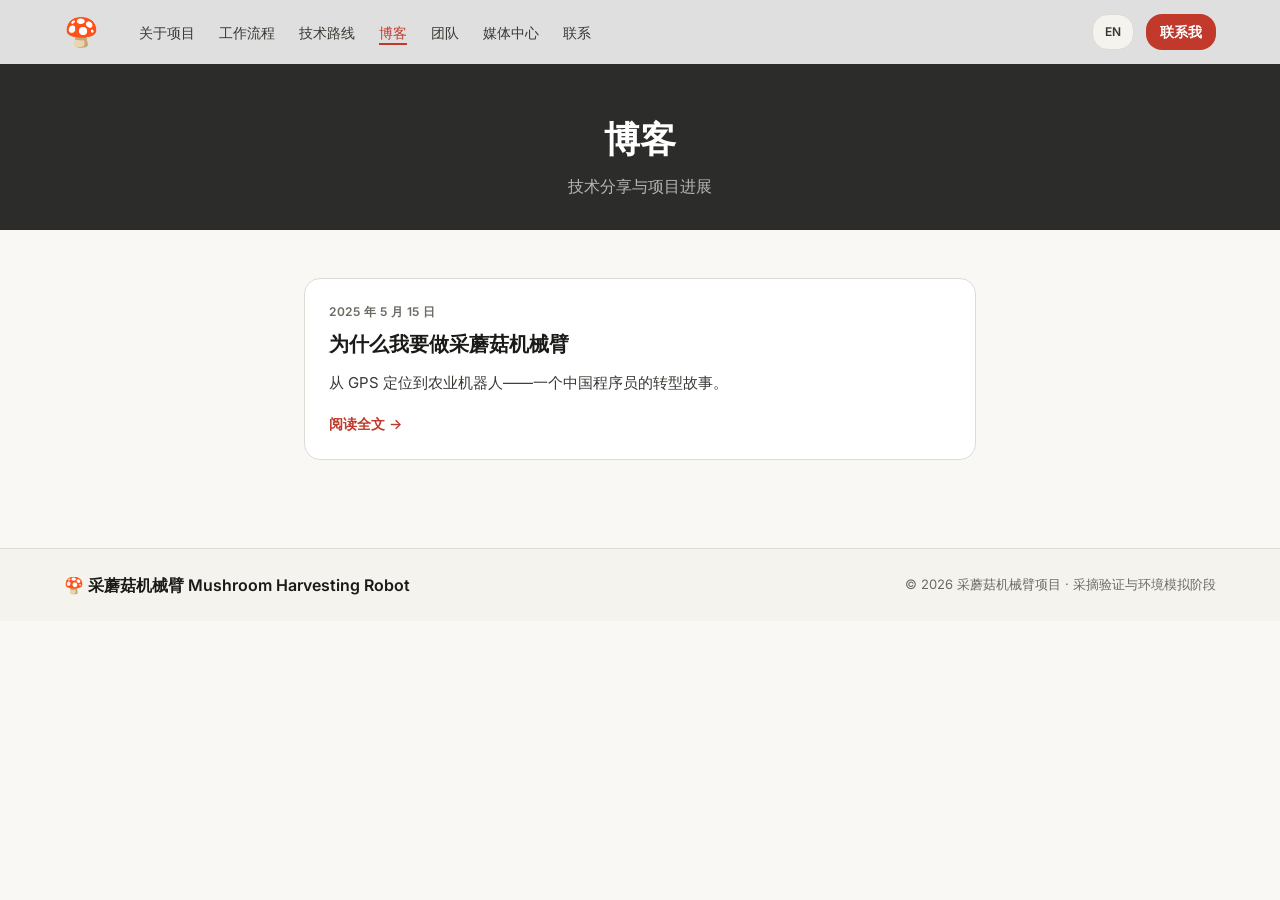
<file: blog/index.html>
<!DOCTYPE html>
<html lang="zh-CN" data-lang="zh">
<head>
  <meta charset="UTF-8">
  <meta name="viewport" content="width=device-width, initial-scale=1.0">
  <meta name="robots" content="index, follow">
  <meta name="keywords" content="采蘑菇机械臂博客, 农业自动化, 机器人技术, ROS2, 蘑菇采摘机器人开发">
  <meta name="theme-color" content="#c0392b">
  <meta name="color-scheme" content="light">
  <title>博客 | 采蘑菇机械臂项目 | Mushroom Harvesting Robot</title>
  <meta name="description" content="采蘑菇机械臂项目的技术博客与进度更新，涵盖ROS2、视觉AI、农业自动化等话题。">
  <meta property="og:locale" content="zh_CN">
  <meta property="og:type" content="website">
  <meta property="og:url" content="https://caelexten.com/blog/">
  <meta property="og:title" content="博客 | 采蘑菇机械臂">
  <meta property="og:description" content="采蘑菇机械臂项目的技术博客与进度更新。">
  <meta property="og:site_name" content="Mushroom Harvesting Robot">
  <meta name="twitter:card" content="summary">
  <link rel="canonical" href="https://caelexten.com/blog/">
  <link rel="alternate" href="https://caelexten.com/blog/" hreflang="zh-CN">
  <link rel="alternate" href="https://caelexten.com/en/blog/" hreflang="en">
  <link rel="preconnect" href="https://fonts.googleapis.com">
  <link rel="preconnect" href="https://fonts.gstatic.com" crossorigin>
  <link href="https://fonts.googleapis.com/css2?family=Inter:wght@400;500;600;700&display=swap" rel="stylesheet">
  <link rel="stylesheet" href="../css/style.css?v=20260510">
  <style>
    .page-header {
      padding: calc(var(--nav-height) + 48px) 0 32px;
      background: var(--color-surface-dark);
      text-align: center;
    }
    .page-header h1 {
      font-size: 36px;
      font-weight: 700;
      color: var(--color-on-dark);
      margin-bottom: 8px;
    }
    .page-header p {
      font-size: 16px;
      color: rgba(255,255,255,0.65);
    }
    .page-body {
      padding: 48px 0 64px;
      background: var(--color-surface-soft);
    }
    .page-body .container {
      max-width: 720px;
    }
    .blog-card {
      background: var(--color-canvas);
      border-radius: var(--rounded-md);
      padding: var(--space-xl);
      margin-bottom: var(--space-xl);
      border: 1px solid var(--color-hairline);
      transition: box-shadow var(--transition-fast);
    }
    .blog-card:hover {
      box-shadow: 0 4px 20px rgba(0,0,0,0.06);
    }
    .blog-card-date {
      font-size: 12px;
      font-weight: 600;
      color: var(--color-mute);
      text-transform: uppercase;
      letter-spacing: 0.5px;
      margin-bottom: var(--space-sm);
    }
    .blog-card-title {
      font-size: 20px;
      font-weight: 700;
      color: var(--color-ink);
      margin-bottom: var(--space-md);
    }
    .blog-card-excerpt {
      font-size: 15px;
      color: var(--color-body);
      line-height: 1.6;
      margin-bottom: var(--space-lg);
    }
    .blog-card-link {
      font-size: 14px;
      font-weight: 600;
      color: var(--color-primary);
    }
    .blog-card-link:hover {
      text-decoration: underline;
    }
    @media (max-width: 768px) {
      .page-header h1 { font-size: 28px; }
      .blog-card { padding: var(--space-lg); }
    }
  </style>
</head>
<body>

  <!-- ===== Nav ===== -->
  <nav class="primary-nav" id="topNav">
    <div class="nav-inner">
      <button class="hamburger" id="hamburgerBtn" aria-label="Menu">
        <span></span><span></span><span></span>
      </button>
      <a class="nav-logo" href="../" data-i18n="nav.logo_alt" data-i18n-attr="aria-label"><span aria-hidden="true">🍄</span></a>
      <ul class="nav-links" id="navLinks">
        <li><a href="../" data-i18n="nav.about">首页</a></li>
        <li><a href="../#workflow" data-i18n="nav.workflow">工作流程</a></li>
        <li><a href="../#techstack" data-i18n="nav.techstack">技术路线</a></li>
        <li><a href="./" class="active" data-i18n="nav.blog">博客</a></li>
        <li><a href="../team/" data-i18n="nav.team">团队</a></li>
        <li><a href="../media/" data-i18n="nav.media">媒体</a></li>
        <li><a href="../#contact" data-i18n="nav.contact">联系</a></li>
      </ul>
      <div class="nav-right">
        <button class="lang-toggle" id="langToggle" aria-label="Switch language">EN</button>
        <a href="../#contact" class="btn btn-primary btn-sm" data-i18n="nav.cta">联系我</a>
      </div>
    </div>
  </nav>

  <main role="main">
    <!-- ===== Page Header ===== -->
    <header class="page-header">
      <div class="container">
        <h1 data-i18n="blog.title">博客</h1>
        <p data-i18n="blog.subtitle">技术分享与项目进展</p>
      </div>
    </header>

    <!-- ===== Post List ===== -->
    <section class="page-body">
      <div class="container">

        <article class="blog-card">
          <header>
            <div class="blog-card-date" data-i18n="blog.post1.date"><time datetime="2025-05-15">2025 年 5 月 15 日</time></div>
            <h2 class="blog-card-title" data-i18n="blog.post1.title">为什么我要做采蘑菇机械臂</h2>
          </header>
          <p class="blog-card-excerpt" data-i18n="blog.post1.excerpt">从 GPS 定位到农业机器人——一个中国程序员的转型故事。</p>
          <a href="./why-mushroom-robot/" class="blog-card-link" data-i18n="blog.read_more">阅读全文 →</a>
        </article>

      </div>
    </section>
  </main>

  <!-- ===== Footer ===== -->
  <footer class="footer">
    <div class="container">
      <div class="footer-inner">
        <div class="footer-brand"><span class="footer-brand-mark" aria-hidden="true">🍄</span> <span data-i18n="footer.brand">采蘑菇机械臂 Mushroom Harvesting Robot</span></div>
        <div class="footer-copy" data-i18n="footer.copy">© 2025 采蘑菇机械臂项目 · 概念演示</div>
      </div>
    </div>
  </footer>

  <script src="../js/translations.js?v=20260515"></script>
  <script src="../js/main.js?v=20260515"></script>
</body>
</html>
</file>
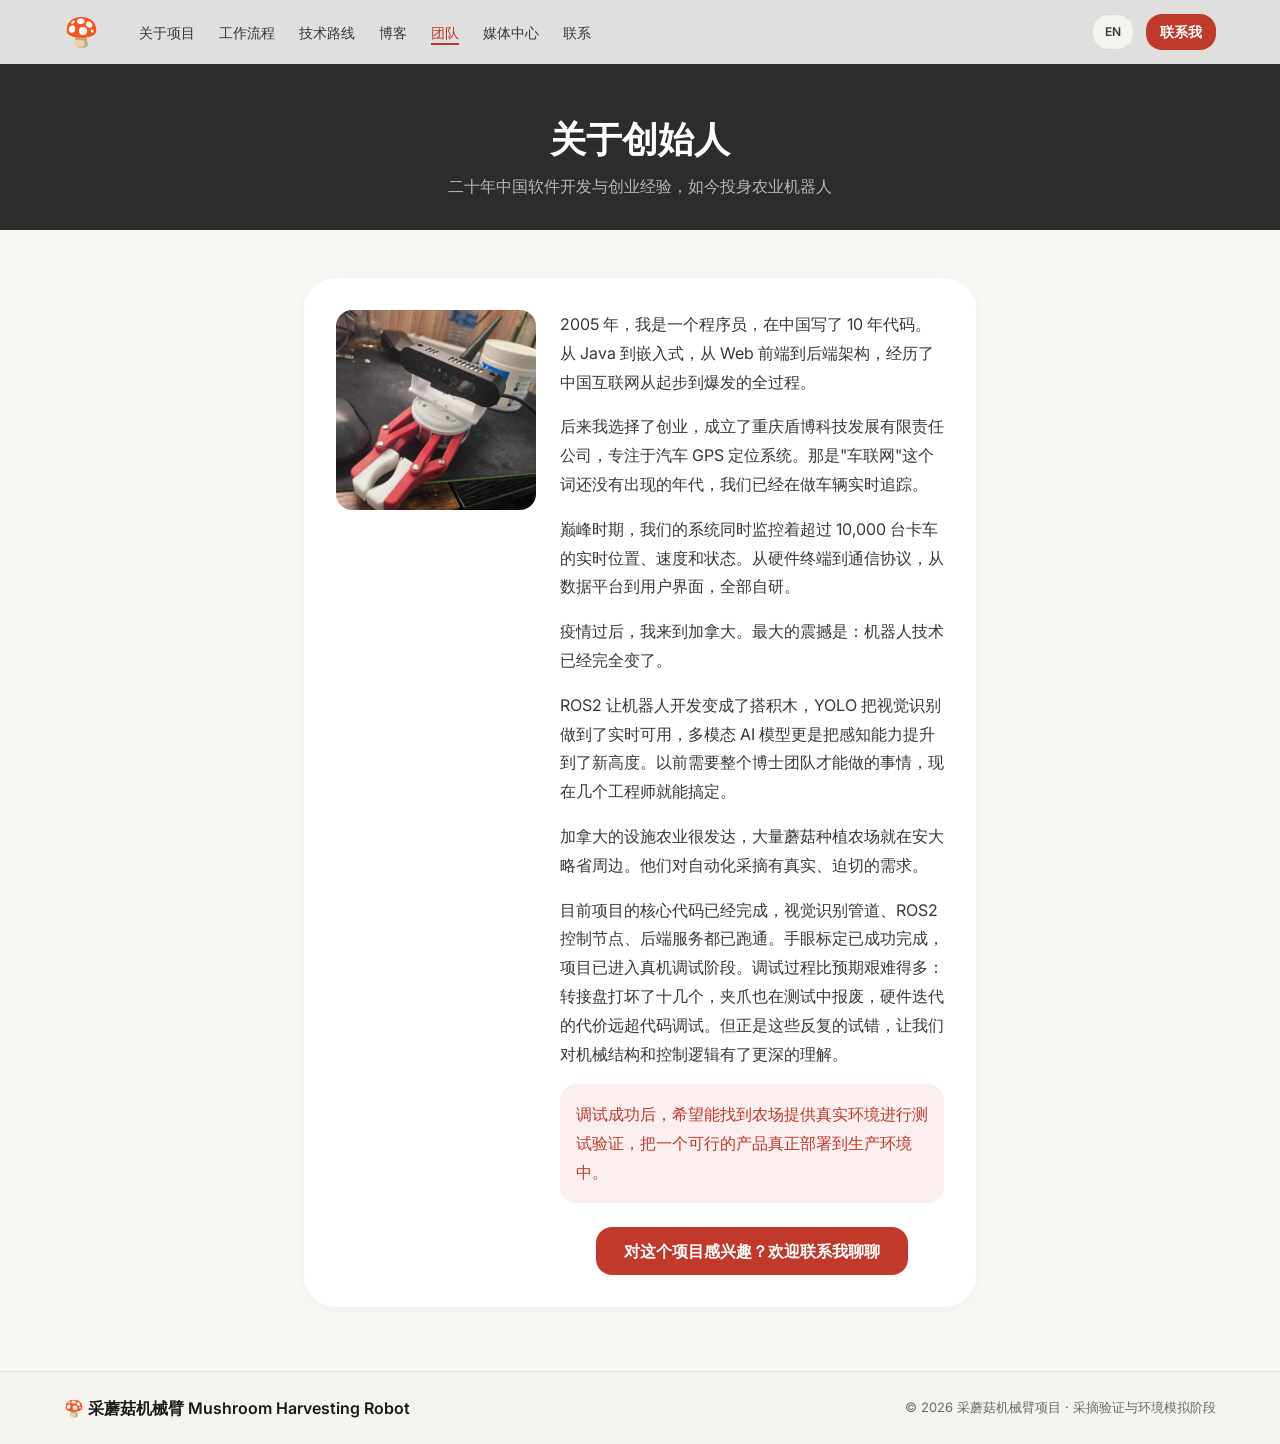
<file: team/index.html>
<!DOCTYPE html>
<html lang="zh-CN" data-lang="zh">
<head>
  <meta charset="UTF-8">
  <meta name="viewport" content="width=device-width, initial-scale=1.0">
  <meta name="robots" content="index, follow">
  <meta name="keywords" content="采蘑菇机械臂, 创始人, 农业机器人团队, 重庆盾博科技, GPS定位系统, 农业自动化">
  <meta name="theme-color" content="#c0392b">
  <meta name="color-scheme" content="light">
  <meta name="apple-mobile-web-app-title" content="采蘑菇机械臂">
  <title>关于创始人 | 采蘑菇机械臂项目团队 | Mushroom Harvesting Robot</title>
  <meta name="description" content="了解采蘑菇机械臂项目创始人的背景：20年中国软件开发与创业经验，从GPS定位到农业机器人的转型故事。">
  <meta property="og:locale" content="zh_CN">
  <meta property="og:type" content="website">
  <meta property="og:url" content="https://caelexten.com/team/">
  <meta property="og:title" content="关于创始人 | 采蘑菇机械臂">
  <meta property="og:description" content="了解采蘑菇机械臂项目创始人的背景：从GPS定位到农业机器人的转型故事。">
  <meta property="og:site_name" content="Mushroom Harvesting Robot">
  <meta name="twitter:card" content="summary">
  <meta name="twitter:title" content="关于创始人 | 采蘑菇机械臂">
  <meta name="twitter:description" content="了解采蘑菇机械臂项目创始人的背景：从GPS定位到农业机器人的转型故事。">
  <link rel="canonical" href="https://caelexten.com/team/">
  <link rel="alternate" href="https://caelexten.com/team/" hreflang="zh-CN">
  <link rel="alternate" href="https://caelexten.com/en/team/" hreflang="en">
  <link rel="preconnect" href="https://fonts.googleapis.com">
  <link rel="preconnect" href="https://fonts.gstatic.com" crossorigin>
  <link href="https://fonts.googleapis.com/css2?family=Inter:wght@400;500;600;700&display=swap" rel="stylesheet">
  <link rel="stylesheet" href="../css/style.css?v=20260510">
  <style>
    /* Team page specific styles */
    .page-header {
      padding: calc(var(--nav-height) + 48px) 0 32px;
      background: var(--color-surface-dark);
      text-align: center;
    }
    .page-header h1 {
      font-size: 36px;
      font-weight: 700;
      color: var(--color-on-dark);
      margin-bottom: 8px;
    }
    .page-header p {
      font-size: 16px;
      color: rgba(255,255,255,0.65);
      max-width: 560px;
      margin: 0 auto;
    }
    .page-body {
      padding: 48px 0 64px;
      background: var(--color-surface-soft);
    }
    .page-body .container {
      max-width: 720px;
    }
    .founder-story {
      background: var(--color-canvas);
      border-radius: var(--rounded-lg);
      padding: var(--space-xxl);
      box-shadow: 0 2px 16px rgba(0,0,0,0.04);
      display: flex;
      gap: var(--space-xl);
      align-items: flex-start;
    }
    .founder-photo {
      flex-shrink: 0;
      width: 200px;
      height: 200px;
      border-radius: var(--rounded-md);
      object-fit: cover;
    }
    .founder-content {
      flex: 1;
      min-width: 0;
    }
    .founder-story p {
      font-size: 16px;
      line-height: 1.8;
      color: var(--color-body);
      margin-bottom: var(--space-lg);
    }
    .founder-story p:last-child {
      margin-bottom: 0;
    }
    .founder-story .highlight {
      background: var(--color-primary-light);
      border-radius: var(--rounded-md);
      padding: var(--space-lg);
      color: var(--color-primary);
      font-weight: 500;
    }
    .founder-cta {
      margin-top: var(--space-xl);
      text-align: center;
    }
    .founder-cta .btn {
      height: 48px;
      padding: 0 28px;
      font-size: 16px;
    }
    @media (max-width: 768px) {
      .page-header h1 { font-size: 28px; }
      .founder-story { flex-direction: column; align-items: center; padding: var(--space-xl); }
      .founder-photo { width: 160px; height: 160px; }
    }
  </style>
</head>
<body>

  <!-- ===== Nav ===== -->
  <nav class="primary-nav" id="topNav">
    <div class="nav-inner">
      <button class="hamburger" id="hamburgerBtn" aria-label="Menu">
        <span></span><span></span><span></span>
      </button>
      <a class="nav-logo" href="../" data-i18n="nav.logo_alt" data-i18n-attr="aria-label"><span aria-hidden="true">🍄</span></a>
      <ul class="nav-links" id="navLinks">
        <li><a href="../" data-i18n="nav.about">首页</a></li>
        <li><a href="../#workflow" data-i18n="nav.workflow">工作流程</a></li>
        <li><a href="../#techstack" data-i18n="nav.techstack">技术路线</a></li>
        <li><a href="../blog/" data-i18n="nav.blog">博客</a></li>
        <li><a href="./" class="active" data-i18n="nav.team">团队</a></li>
        <li><a href="../media/" data-i18n="nav.media">媒体</a></li>
        <li><a href="../#contact" data-i18n="nav.contact">联系</a></li>
      </ul>
      <div class="nav-right">
        <button class="lang-toggle" id="langToggle" aria-label="Switch language">EN</button>
        <a href="../#contact" class="btn btn-primary btn-sm" data-i18n="nav.cta">联系我</a>
      </div>
    </div>
  </nav>

  <main role="main">
    <!-- ===== Page Header ===== -->
    <div class="page-header">
      <div class="container">
        <h1 data-i18n="team.title">关于创始人</h1>
        <p data-i18n="team.subtitle">二十年中国软件开发与创业经验，如今投身农业机器人</p>
      </div>
    </div>

    <!-- ===== Founder Story ===== -->
    <section class="page-body">
      <div class="container">
        <div class="founder-story">
          <img src="../images/founder.jpg" alt="创始人照片" class="founder-photo" loading="lazy">
          <div class="founder-content">
          <p data-i18n="team.p1">2005 年，我是一个程序员，在中国写了 10 年代码。从 Java 到嵌入式，从 Web 前端到后端架构，经历了中国互联网从起步到爆发的全过程。</p>
          <p data-i18n="team.p2">后来我选择了创业，成立了重庆盾博科技发展有限责任公司，专注于汽车 GPS 定位系统。那是"车联网"这个词还没有出现的年代，我们已经在做车辆实时追踪。</p>
          <p data-i18n="team.p3">巅峰时期，我们的系统同时监控着超过 10,000 台卡车的实时位置、速度和状态。从硬件终端到通信协议，从数据平台到用户界面，全部自研。</p>
          <p data-i18n="team.p4">疫情过后，我来到加拿大。最大的震撼是：机器人技术已经完全变了。</p>
          <p data-i18n="team.p5">ROS2 让机器人开发变成了搭积木，YOLO 把视觉识别做到了实时可用，多模态 AI 模型更是把感知能力提升到了新高度。以前需要整个博士团队才能做的事情，现在几个工程师就能搞定。</p>
          <p data-i18n="team.p6">加拿大的设施农业很发达，大量蘑菇种植农场就在安大略省周边。他们对自动化采摘有真实、迫切的需求。</p>
          <p data-i18n="team.p7">目前项目的核心代码已经完成，视觉识别管道、ROS2 控制节点、后端服务都已跑通。正在等待机械臂到货后进行联调。</p>
          <p class="highlight" data-i18n="team.p8">调试成功后，希望能找到农场提供真实环境进行测试验证，把一个可行的产品真正部署到生产环境中。</p>
          <div class="founder-cta">
            <a href="../#contact" class="btn btn-primary" data-i18n="team.cta">对这个项目感兴趣？欢迎联系我聊聊</a>
          </div>
          </div><!-- /founder-content -->
        </div>
      </div>
    </section>
  </main>

  <!-- ===== Footer ===== -->
  <footer class="footer">
    <div class="container">
      <div class="footer-inner">
        <div class="footer-brand"><span class="footer-brand-mark" aria-hidden="true">🍄</span> <span data-i18n="footer.brand">采蘑菇机械臂 Mushroom Harvesting Robot</span></div>
        <div class="footer-copy" data-i18n="footer.copy">© 2025 采蘑菇机械臂项目 · 概念演示</div>
      </div>
    </div>
  </footer>

  <script src="../js/translations.js?v=20260515"></script>
  <script src="../js/main.js?v=20260515"></script>
</body>
</html>
</file>
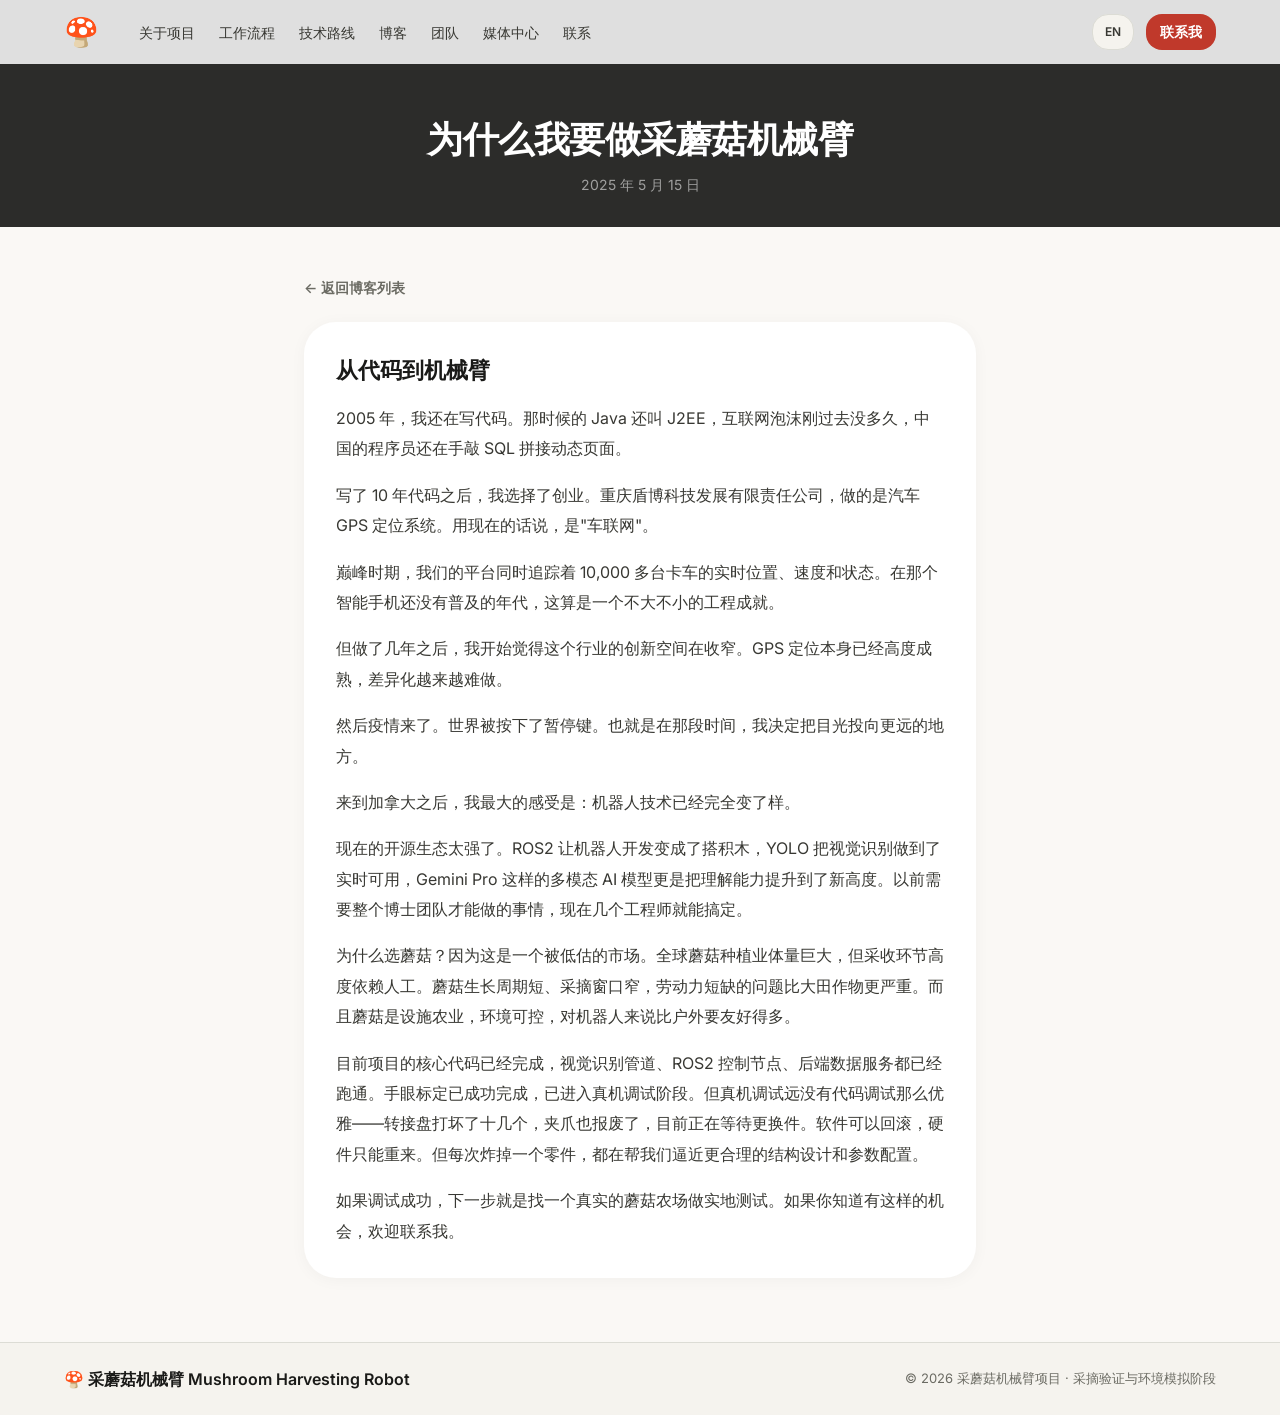
<file: blog/why-mushroom-robot/index.html>
<!DOCTYPE html>
<html lang="zh-CN" data-lang="zh">
<head>
  <meta charset="UTF-8">
  <meta name="viewport" content="width=device-width, initial-scale=1.0">
  <meta name="robots" content="index, follow">
  <meta name="keywords" content="采蘑菇机械臂, 创业故事, GPS定位, 重庆盾博, 农业机器人转型, 加拿大创业">
  <meta name="theme-color" content="#c0392b">
  <meta name="color-scheme" content="light">
  <title>为什么我要做采蘑菇机械臂 | Mushroom Harvesting Robot</title>
  <meta name="description" content="一个中国程序员的转型故事：从 GPS 定位系统到农业机器人，20年技术创业之路。">
  <meta property="og:locale" content="zh_CN">
  <meta property="og:type" content="article">
  <meta property="og:url" content="https://caelexten.com/blog/why-mushroom-robot/">
  <meta property="og:title" content="为什么我要做采蘑菇机械臂">
  <meta property="og:description" content="从 GPS 定位到农业机器人——一个中国程序员的转型故事。">
  <meta property="og:site_name" content="Mushroom Harvesting Robot">
  <meta name="twitter:card" content="summary">
  <link rel="canonical" href="https://caelexten.com/blog/why-mushroom-robot/">
  <link rel="alternate" href="https://caelexten.com/blog/why-mushroom-robot/" hreflang="zh-CN">
  <link rel="alternate" href="https://caelexten.com/en/blog/why-mushroom-robot/" hreflang="en">
  <link rel="preconnect" href="https://fonts.googleapis.com">
  <link rel="preconnect" href="https://fonts.gstatic.com" crossorigin>
  <link href="https://fonts.googleapis.com/css2?family=Inter:wght@400;500;600;700&display=swap" rel="stylesheet">
  <link rel="stylesheet" href="../../css/style.css?v=20260510">
  <style>
    .page-header {
      padding: calc(var(--nav-height) + 48px) 0 32px;
      background: var(--color-surface-dark);
      text-align: center;
    }
    .page-header h1 {
      font-size: 36px;
      font-weight: 700;
      color: var(--color-on-dark);
      margin-bottom: 8px;
      letter-spacing: -0.5px;
    }
    .page-header .post-meta {
      font-size: 14px;
      color: rgba(255,255,255,0.55);
    }
    .page-body {
      padding: 48px 0 64px;
      background: var(--color-surface-soft);
    }
    .page-body .container {
      max-width: 720px;
    }
    .post-content {
      background: var(--color-canvas);
      border-radius: var(--rounded-lg);
      padding: var(--space-xxl);
      box-shadow: 0 2px 16px rgba(0,0,0,0.04);
    }
    .post-content p {
      font-size: 16px;
      line-height: 1.9;
      color: var(--color-body);
      margin-bottom: var(--space-lg);
    }
    .post-content p:last-child {
      margin-bottom: 0;
    }
    .post-back {
      display: inline-block;
      margin-bottom: var(--space-xl);
      font-size: 14px;
      font-weight: 600;
      color: var(--color-mute);
    }
    .post-back:hover {
      color: var(--color-primary);
    }
    @media (max-width: 768px) {
      .page-header h1 { font-size: 26px; }
      .post-content { padding: var(--space-xl); }
    }
  </style>
</head>
<body>

  <!-- ===== Nav ===== -->
  <nav class="primary-nav" id="topNav">
    <div class="nav-inner">
      <button class="hamburger" id="hamburgerBtn" aria-label="Menu">
        <span></span><span></span><span></span>
      </button>
      <a class="nav-logo" href="../../" data-i18n="nav.logo_alt" data-i18n-attr="aria-label"><span aria-hidden="true">🍄</span></a>
      <ul class="nav-links" id="navLinks">
        <li><a href="../../" data-i18n="nav.about">首页</a></li>
        <li><a href="../../#workflow" data-i18n="nav.workflow">工作流程</a></li>
        <li><a href="../../#techstack" data-i18n="nav.techstack">技术路线</a></li>
        <li><a href="../" data-i18n="nav.blog">博客</a></li>
        <li><a href="../../team/" data-i18n="nav.team">团队</a></li>
        <li><a href="../../media/" data-i18n="nav.media">媒体</a></li>
        <li><a href="../../#contact" data-i18n="nav.contact">联系</a></li>
      </ul>
      <div class="nav-right">
        <button class="lang-toggle" id="langToggle" aria-label="Switch language">EN</button>
        <a href="../../#contact" class="btn btn-primary btn-sm" data-i18n="nav.cta">联系我</a>
      </div>
    </div>
  </nav>

  <main role="main">
    <!-- ===== Page Header ===== -->
    <div class="page-header">
      <div class="container">
        <h1 data-i18n="blog.post1.title">为什么我要做采蘑菇机械臂</h1>
        <div class="post-meta" data-i18n="blog.post1.date">2025 年 5 月 15 日</div>
      </div>
    </div>

    <!-- ===== Article ===== -->
    <section class="page-body">
      <div class="container">
        <a href="../" class="post-back" data-i18n="blog.back">← 返回博客列表</a>
        <article class="post-content">
          <h2 style="font-size:22px;margin-bottom:var(--space-lg);color:var(--color-ink)" data-i18n="blog.post1.h1">从代码到机械臂</h2>
          <p data-i18n="blog.post1.p1">2005 年，我还在写代码。那时候的 Java 还叫 J2EE，互联网泡沫刚过去没多久，中国的程序员还在手敲 SQL 拼接动态页面。</p>
          <p data-i18n="blog.post1.p2">写了 10 年代码之后，我选择了创业。重庆盾博科技发展有限责任公司，做的是汽车 GPS 定位系统。用现在的话说，是"车联网"。</p>
          <p data-i18n="blog.post1.p3">巅峰时期，我们的平台同时追踪着 10,000 多台卡车的实时位置、速度和状态。在那个智能手机还没有普及的年代，这算是一个不大不小的工程成就。</p>
          <p data-i18n="blog.post1.p4">但做了几年之后，我开始觉得这个行业的创新空间在收窄。GPS 定位本身已经高度成熟，差异化越来越难做。</p>
          <p data-i18n="blog.post1.p5">然后疫情来了。世界被按下了暂停键。也就是在那段时间，我决定把目光投向更远的地方。</p>
          <p data-i18n="blog.post1.p6">来到加拿大之后，我最大的感受是：机器人技术已经完全变了样。</p>
          <p data-i18n="blog.post1.p7">现在的开源生态太强了。ROS2 让机器人开发变成了搭积木，YOLO 把视觉识别做到了实时可用，Gemini Pro 这样的多模态 AI 模型更是把理解能力提升到了新高度。以前需要整个博士团队才能做的事情，现在几个工程师就能搞定。</p>
          <p data-i18n="blog.post1.p8">为什么选蘑菇？因为这是一个被低估的市场。全球蘑菇种植业体量巨大，但采收环节高度依赖人工。蘑菇生长周期短、采摘窗口窄，劳动力短缺的问题比大田作物更严重。而且蘑菇是设施农业，环境可控，对机器人来说比户外要友好得多。</p>
          <p data-i18n="blog.post1.p9">目前项目的核心代码已经完成，视觉识别管道、ROS2 控制节点、后端数据服务都已经跑通。最关键的"拼图"是机械臂本身——已经订购，等到货之后联调。</p>
          <p data-i18n="blog.post1.p10">如果调试成功，下一步就是找一个真实的蘑菇农场做实地测试。如果你知道有这样的机会，欢迎联系我。</p>
        </article>
      </div>
    </section>
  </main>

  <!-- ===== Footer ===== -->
  <footer class="footer">
    <div class="container">
      <div class="footer-inner">
        <div class="footer-brand"><span class="footer-brand-mark" aria-hidden="true">🍄</span> <span data-i18n="footer.brand">采蘑菇机械臂 Mushroom Harvesting Robot</span></div>
        <div class="footer-copy" data-i18n="footer.copy">© 2025 采蘑菇机械臂项目 · 概念演示</div>
      </div>
    </div>
  </footer>

  <script src="../../js/translations.js?v=20260515"></script>
  <script src="../../js/main.js?v=20260515"></script>
</body>
</html>
</file>
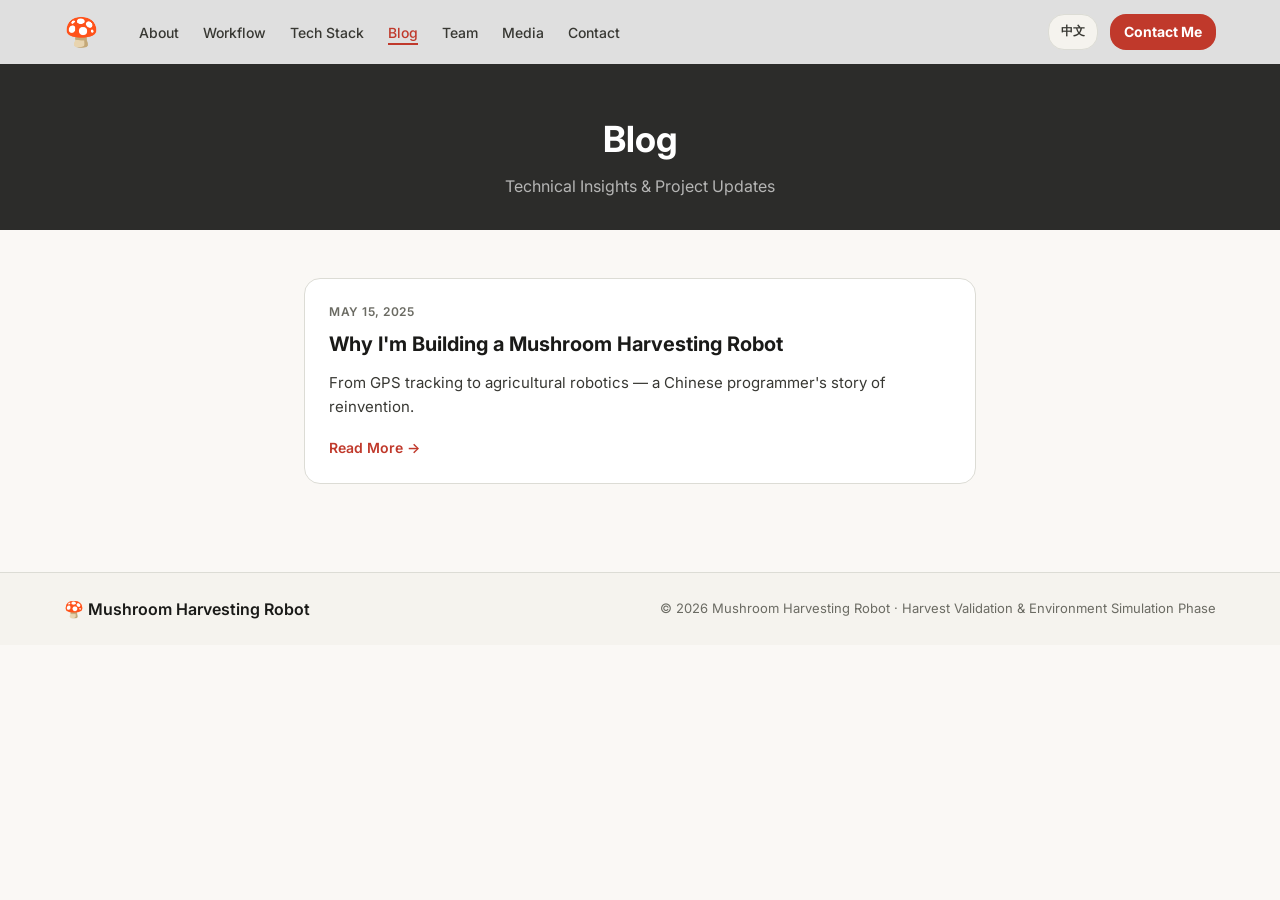
<file: en/blog/index.html>
<!DOCTYPE html>
<html lang="en" data-lang="en">
<head>
  <meta charset="UTF-8">
  <meta name="viewport" content="width=device-width, initial-scale=1.0">
  <meta name="robots" content="index, follow">
  <meta name="keywords" content="mushroom harvesting robot blog, agricultural automation, ROS2, AI vision, robotics development">
  <meta name="theme-color" content="#c0392b">
  <meta name="color-scheme" content="light">
  <title>Blog | Mushroom Harvesting Robot Project</title>
  <meta name="description" content="Technical blog and project updates for the Mushroom Harvesting Robot — ROS2, computer vision, AI, and agricultural automation.">
  <meta property="og:locale" content="en_US">
  <meta property="og:type" content="website">
  <meta property="og:url" content="https://caelexten.com/en/blog/">
  <meta property="og:title" content="Blog | Mushroom Harvesting Robot">
  <meta property="og:description" content="Technical blog and project updates for the Mushroom Harvesting Robot.">
  <meta property="og:site_name" content="Mushroom Harvesting Robot">
  <meta name="twitter:card" content="summary">
  <link rel="canonical" href="https://caelexten.com/en/blog/">
  <link rel="alternate" href="https://caelexten.com/blog/" hreflang="zh-CN">
  <link rel="alternate" href="https://caelexten.com/en/blog/" hreflang="en">
  <link rel="preconnect" href="https://fonts.googleapis.com">
  <link rel="preconnect" href="https://fonts.gstatic.com" crossorigin>
  <link href="https://fonts.googleapis.com/css2?family=Inter:wght@400;500;600;700&display=swap" rel="stylesheet">
  <link rel="stylesheet" href="../../css/style.css?v=20260510">
  <style>
    .page-header {
      padding: calc(var(--nav-height) + 48px) 0 32px;
      background: var(--color-surface-dark);
      text-align: center;
    }
    .page-header h1 {
      font-size: 36px;
      font-weight: 700;
      color: var(--color-on-dark);
      margin-bottom: 8px;
    }
    .page-header p {
      font-size: 16px;
      color: rgba(255,255,255,0.65);
    }
    .page-body {
      padding: 48px 0 64px;
      background: var(--color-surface-soft);
    }
    .page-body .container {
      max-width: 720px;
    }
    .blog-card {
      background: var(--color-canvas);
      border-radius: var(--rounded-md);
      padding: var(--space-xl);
      margin-bottom: var(--space-xl);
      border: 1px solid var(--color-hairline);
      transition: box-shadow var(--transition-fast);
    }
    .blog-card:hover {
      box-shadow: 0 4px 20px rgba(0,0,0,0.06);
    }
    .blog-card-date {
      font-size: 12px;
      font-weight: 600;
      color: var(--color-mute);
      text-transform: uppercase;
      letter-spacing: 0.5px;
      margin-bottom: var(--space-sm);
    }
    .blog-card-title {
      font-size: 20px;
      font-weight: 700;
      color: var(--color-ink);
      margin-bottom: var(--space-md);
    }
    .blog-card-excerpt {
      font-size: 15px;
      color: var(--color-body);
      line-height: 1.6;
      margin-bottom: var(--space-lg);
    }
    .blog-card-link {
      font-size: 14px;
      font-weight: 600;
      color: var(--color-primary);
    }
    .blog-card-link:hover {
      text-decoration: underline;
    }
    @media (max-width: 768px) {
      .page-header h1 { font-size: 28px; }
      .blog-card { padding: var(--space-lg); }
    }
  </style>
</head>
<body>

  <!-- ===== Nav ===== -->
  <nav class="primary-nav" id="topNav">
    <div class="nav-inner">
      <button class="hamburger" id="hamburgerBtn" aria-label="Menu">
        <span></span><span></span><span></span>
      </button>
      <a class="nav-logo" href="../../en/" data-i18n="nav.logo_alt" data-i18n-attr="aria-label"><span aria-hidden="true">🍄</span></a>
      <ul class="nav-links" id="navLinks">
        <li><a href="../../en/" data-i18n="nav.about">Home</a></li>
        <li><a href="../../en/#workflow" data-i18n="nav.workflow">Workflow</a></li>
        <li><a href="../../en/#techstack" data-i18n="nav.techstack">Tech Stack</a></li>
        <li><a href="./" class="active" data-i18n="nav.blog">Blog</a></li>
        <li><a href="../../en/team/" data-i18n="nav.team">Team</a></li>
        <li><a href="../../en/media/" data-i18n="nav.media">Media</a></li>
        <li><a href="../../en/#contact" data-i18n="nav.contact">Contact</a></li>
      </ul>
      <div class="nav-right">
        <button class="lang-toggle" id="langToggle" aria-label="Switch language">中文</button>
        <a href="../../en/#contact" class="btn btn-primary btn-sm" data-i18n="nav.cta">Contact Me</a>
      </div>
    </div>
  </nav>

  <main role="main">
    <!-- ===== Page Header ===== -->
    <header class="page-header">
      <div class="container">
        <h1 data-i18n="blog.title">Blog</h1>
        <p data-i18n="blog.subtitle">Technical Insights & Project Updates</p>
      </div>
    </header>

    <!-- ===== Post List ===== -->
    <section class="page-body">
      <div class="container">

        <article class="blog-card">
          <header>
            <div class="blog-card-date" data-i18n="blog.post1.date"><time datetime="2025-05-15">May 15, 2025</time></div>
            <h2 class="blog-card-title" data-i18n="blog.post1.title">Why I'm Building a Mushroom Harvesting Robot</h2>
          </header>
          <p class="blog-card-excerpt" data-i18n="blog.post1.excerpt">From GPS tracking to agricultural robotics — a Chinese programmer's story of reinvention.</p>
          <a href="../../en/blog/why-mushroom-robot/" class="blog-card-link" data-i18n="blog.read_more">Read More →</a>
        </article>

      </div>
    </section>
  </main>

  <!-- ===== Footer ===== -->
  <footer class="footer">
    <div class="container">
      <div class="footer-inner">
        <div class="footer-brand"><span class="footer-brand-mark" aria-hidden="true">🍄</span> <span data-i18n="footer.brand">Mushroom Harvesting Robot</span></div>
        <div class="footer-copy" data-i18n="footer.copy">© 2025 Mushroom Harvesting Robot · Concept Demo</div>
      </div>
    </div>
  </footer>

  <script src="../../js/translations.js?v=20260515"></script>
  <script src="../../js/main.js?v=20260515"></script>
</body>
</html>
</file>
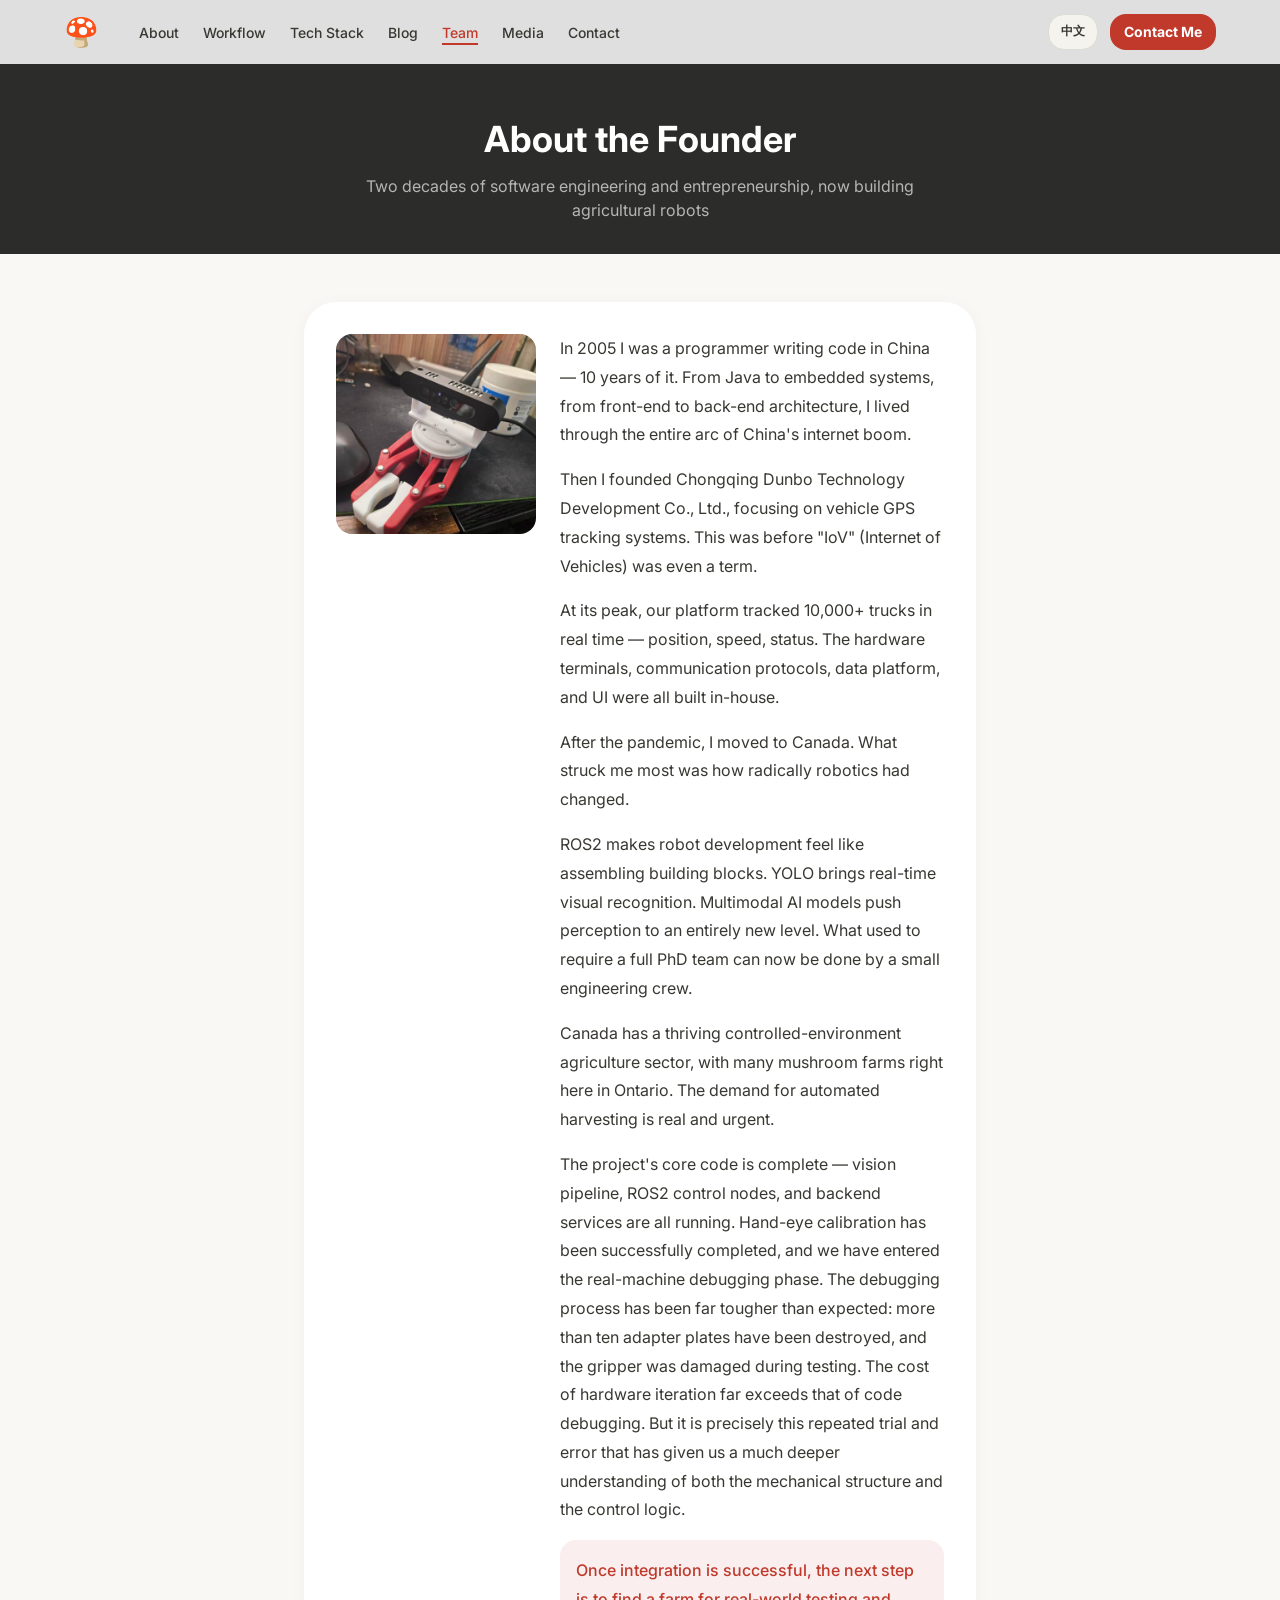
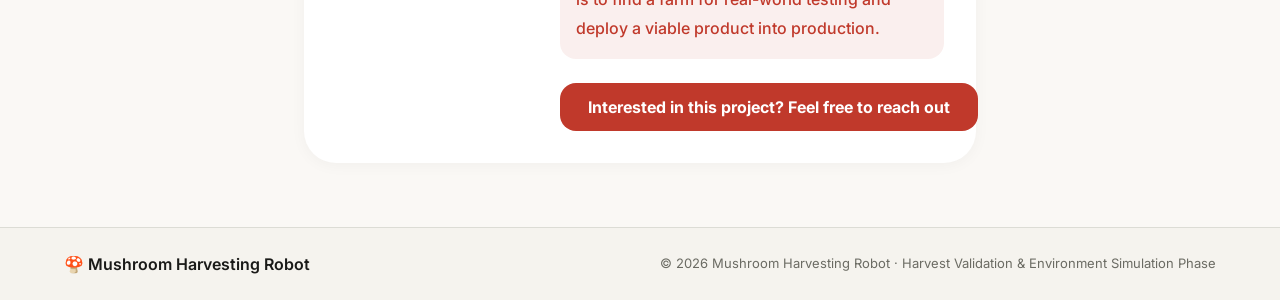
<file: en/team/index.html>
<!DOCTYPE html>
<html lang="en" data-lang="en">
<head>
  <meta charset="UTF-8">
  <meta name="viewport" content="width=device-width, initial-scale=1.0">
  <meta name="robots" content="index, follow">
  <meta name="keywords" content="mushroom harvesting robot team, founder story, agricultural robotics, Chongqing Dunbo Technology, GPS tracking, Ontario agritech">
  <meta name="theme-color" content="#c0392b">
  <meta name="color-scheme" content="light">
  <title>About the Founder | Mushroom Harvesting Robot Team</title>
  <meta name="description" content="Learn about the founder of the Mushroom Harvesting Robot project: two decades of software engineering in China, from GPS tracking to agricultural robotics.">
  <meta property="og:locale" content="en_US">
  <meta property="og:type" content="website">
  <meta property="og:url" content="https://caelexten.com/en/team/">
  <meta property="og:title" content="About the Founder | Mushroom Harvesting Robot">
  <meta property="og:description" content="From GPS tracking to agricultural robotics — the story behind the Mushroom Harvesting Robot project.">
  <meta property="og:site_name" content="Mushroom Harvesting Robot">
  <meta name="twitter:card" content="summary">
  <meta name="twitter:title" content="About the Founder | Mushroom Harvesting Robot">
  <meta name="twitter:description" content="From GPS tracking to agricultural robotics — the story behind the Mushroom Harvesting Robot project.">
  <link rel="canonical" href="https://caelexten.com/en/team/">
  <link rel="alternate" href="https://caelexten.com/team/" hreflang="zh-CN">
  <link rel="alternate" href="https://caelexten.com/en/team/" hreflang="en">
  <link rel="preconnect" href="https://fonts.googleapis.com">
  <link rel="preconnect" href="https://fonts.gstatic.com" crossorigin>
  <link href="https://fonts.googleapis.com/css2?family=Inter:wght@400;500;600;700&display=swap" rel="stylesheet">
  <link rel="stylesheet" href="../../css/style.css?v=20260510">
  <style>
    .page-header {
      padding: calc(var(--nav-height) + 48px) 0 32px;
      background: var(--color-surface-dark);
      text-align: center;
    }
    .page-header h1 {
      font-size: 36px;
      font-weight: 700;
      color: var(--color-on-dark);
      margin-bottom: 8px;
    }
    .page-header p {
      font-size: 16px;
      color: rgba(255,255,255,0.65);
      max-width: 560px;
      margin: 0 auto;
    }
    .page-body {
      padding: 48px 0 64px;
      background: var(--color-surface-soft);
    }
    .page-body .container {
      max-width: 720px;
    }
    .founder-story {
      background: var(--color-canvas);
      border-radius: var(--rounded-lg);
      padding: var(--space-xxl);
      box-shadow: 0 2px 16px rgba(0,0,0,0.04);
      display: flex;
      gap: var(--space-xl);
      align-items: flex-start;
    }
    .founder-photo {
      flex-shrink: 0;
      width: 200px;
      height: 200px;
      border-radius: var(--rounded-md);
      object-fit: cover;
    }
    .founder-content {
      flex: 1;
      min-width: 0;
    }
    .founder-story p {
      font-size: 16px;
      line-height: 1.8;
      color: var(--color-body);
      margin-bottom: var(--space-lg);
    }
    .founder-story p:last-child {
      margin-bottom: 0;
    }
    .founder-story .highlight {
      background: var(--color-primary-light);
      border-radius: var(--rounded-md);
      padding: var(--space-lg);
      color: var(--color-primary);
      font-weight: 500;
    }
    .founder-cta {
      margin-top: var(--space-xl);
      text-align: center;
    }
    .founder-cta .btn {
      height: 48px;
      padding: 0 28px;
      font-size: 16px;
    }
    @media (max-width: 768px) {
      .page-header h1 { font-size: 28px; }
      .founder-story { flex-direction: column; align-items: center; padding: var(--space-xl); }
      .founder-photo { width: 160px; height: 160px; }
    }
  </style>
</head>
<body>

  <!-- ===== Nav ===== -->
  <nav class="primary-nav" id="topNav">
    <div class="nav-inner">
      <button class="hamburger" id="hamburgerBtn" aria-label="Menu">
        <span></span><span></span><span></span>
      </button>
      <a class="nav-logo" href="../../en/" data-i18n="nav.logo_alt" data-i18n-attr="aria-label"><span aria-hidden="true">🍄</span></a>
      <ul class="nav-links" id="navLinks">
        <li><a href="../../en/" data-i18n="nav.about">Home</a></li>
        <li><a href="../../en/#workflow" data-i18n="nav.workflow">Workflow</a></li>
        <li><a href="../../en/#techstack" data-i18n="nav.techstack">Tech Stack</a></li>
        <li><a href="../../en/blog/" data-i18n="nav.blog">Blog</a></li>
        <li><a href="./" class="active" data-i18n="nav.team">Team</a></li>
        <li><a href="../../en/media/" data-i18n="nav.media">Media</a></li>
        <li><a href="../../en/#contact" data-i18n="nav.contact">Contact</a></li>
      </ul>
      <div class="nav-right">
        <button class="lang-toggle" id="langToggle" aria-label="Switch language">中文</button>
        <a href="../../en/#contact" class="btn btn-primary btn-sm" data-i18n="nav.cta">Contact Me</a>
      </div>
    </div>
  </nav>

  <main role="main">
    <!-- ===== Page Header ===== -->
    <div class="page-header">
      <div class="container">
        <h1 data-i18n="team.title">About the Founder</h1>
        <p data-i18n="team.subtitle">Two decades of software engineering and entrepreneurship, now building agricultural robots</p>
      </div>
    </div>

    <!-- ===== Founder Story ===== -->
    <section class="page-body">
      <div class="container">
        <div class="founder-story">
          <img src="../../images/founder.jpg" alt="Founder photo" class="founder-photo" loading="lazy">
          <div class="founder-content">
          <p data-i18n="team.p1">In 2005 I was a programmer writing code in China — 10 years of it. From Java to embedded systems, from front-end to back-end architecture, I lived through the entire arc of China's internet boom.</p>
          <p data-i18n="team.p2">Then I founded Chongqing Dunbo Technology Development Co., Ltd., focusing on vehicle GPS tracking systems. This was before "IoV" (Internet of Vehicles) was even a term.</p>
          <p data-i18n="team.p3">At its peak, our platform tracked 10,000+ trucks in real time — position, speed, status. The hardware terminals, communication protocols, data platform, and UI were all built in-house.</p>
          <p data-i18n="team.p4">After the pandemic, I moved to Canada. What struck me most was how radically robotics had changed.</p>
          <p data-i18n="team.p5">ROS2 makes robot development feel like assembling building blocks. YOLO brings real-time visual recognition. Multimodal AI models push perception to an entirely new level. What used to require a full PhD team can now be done by a small engineering crew.</p>
          <p data-i18n="team.p6">Canada has a thriving controlled-environment agriculture sector, with many mushroom farms right here in Ontario. The demand for automated harvesting is real and urgent.</p>
          <p data-i18n="team.p7">The project's core code is already complete — vision pipeline, ROS2 control nodes, and backend services are all running. We're awaiting the robotic arm delivery for integration testing.</p>
          <p class="highlight" data-i18n="team.p8">Once integration is successful, the next step is to find a farm for real-world testing and deploy a viable product into production.</p>
          <div class="founder-cta">
            <a href="../../en/#contact" class="btn btn-primary" data-i18n="team.cta">Interested in this project? Feel free to reach out</a>
          </div>
          </div><!-- /founder-content -->
        </div>
      </div>
    </section>
  </main>

  <!-- ===== Footer ===== -->
  <footer class="footer">
    <div class="container">
      <div class="footer-inner">
        <div class="footer-brand"><span class="footer-brand-mark" aria-hidden="true">🍄</span> <span data-i18n="footer.brand">Mushroom Harvesting Robot</span></div>
        <div class="footer-copy" data-i18n="footer.copy">© 2025 Mushroom Harvesting Robot · Concept Demo</div>
      </div>
    </div>
  </footer>

  <script src="../../js/translations.js?v=20260515"></script>
  <script src="../../js/main.js?v=20260515"></script>
</body>
</html>
</file>
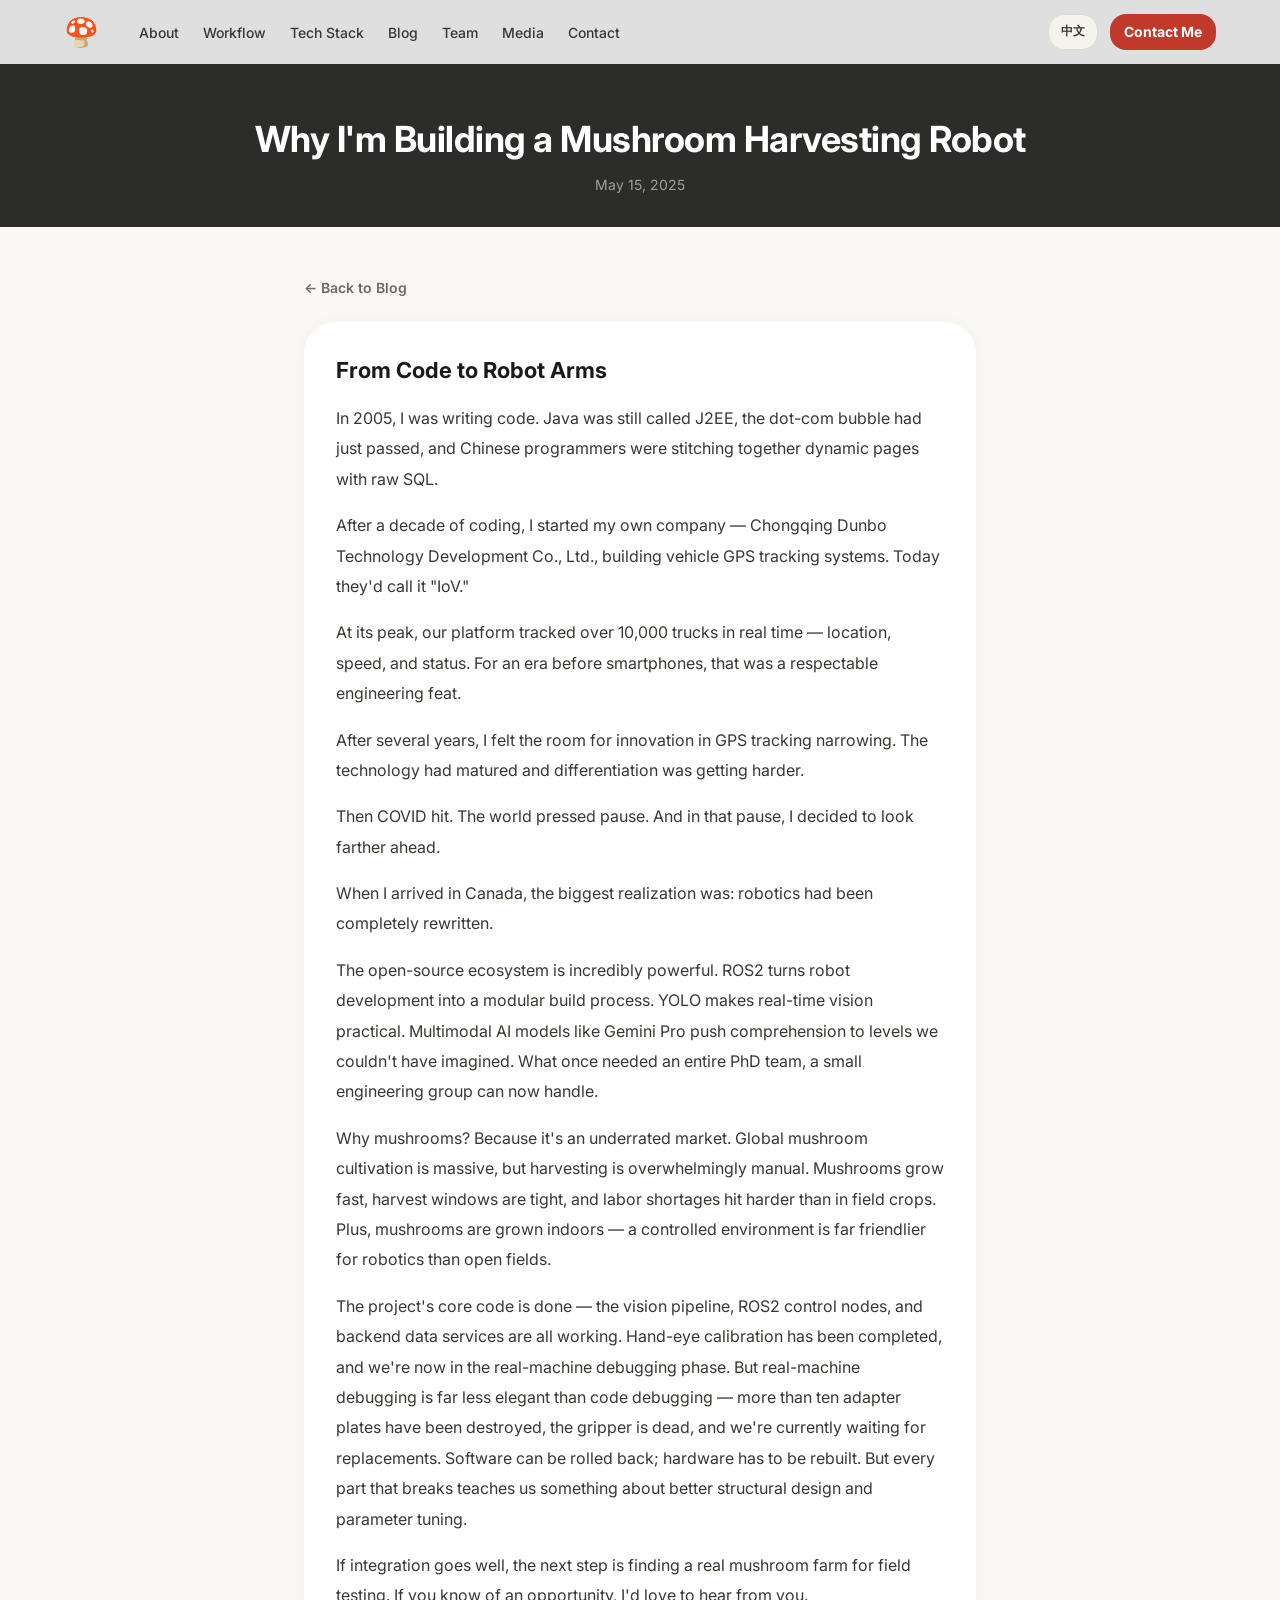
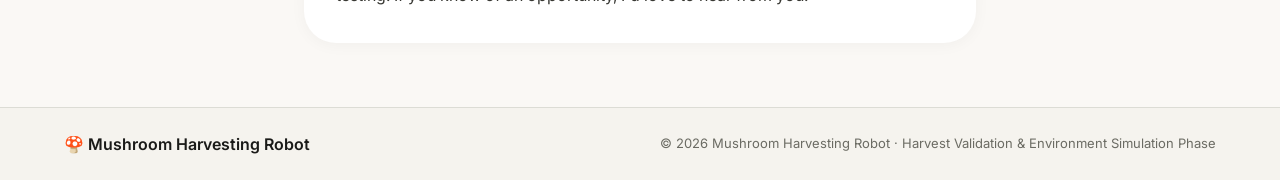
<file: en/blog/why-mushroom-robot/index.html>
<!DOCTYPE html>
<html lang="en" data-lang="en">
<head>
  <meta charset="UTF-8">
  <meta name="viewport" content="width=device-width, initial-scale=1.0">
  <meta name="robots" content="index, follow">
  <meta name="keywords" content="mushroom harvesting robot, founder story, GPS tracking, agritech entrepreneurship, Canada robotics">
  <meta name="theme-color" content="#c0392b">
  <meta name="color-scheme" content="light">
  <title>Why I'm Building a Mushroom Harvesting Robot | Mushroom Harvesting Robot</title>
  <meta name="description" content="From GPS tracking systems to agricultural robotics — one programmer's journey of reinvention across two decades and two continents.">
  <meta property="og:locale" content="en_US">
  <meta property="og:type" content="article">
  <meta property="og:url" content="https://caelexten.com/en/blog/why-mushroom-robot/">
  <meta property="og:title" content="Why I'm Building a Mushroom Harvesting Robot">
  <meta property="og:description" content="From GPS tracking to agricultural robotics — a Chinese programmer's story of reinvention.">
  <meta property="og:site_name" content="Mushroom Harvesting Robot">
  <meta name="twitter:card" content="summary">
  <link rel="canonical" href="https://caelexten.com/en/blog/why-mushroom-robot/">
  <link rel="alternate" href="https://caelexten.com/blog/why-mushroom-robot/" hreflang="zh-CN">
  <link rel="alternate" href="https://caelexten.com/en/blog/why-mushroom-robot/" hreflang="en">
  <link rel="preconnect" href="https://fonts.googleapis.com">
  <link rel="preconnect" href="https://fonts.gstatic.com" crossorigin>
  <link href="https://fonts.googleapis.com/css2?family=Inter:wght@400;500;600;700&display=swap" rel="stylesheet">
  <link rel="stylesheet" href="../../../css/style.css?v=20260510">
  <style>
    .page-header {
      padding: calc(var(--nav-height) + 48px) 0 32px;
      background: var(--color-surface-dark);
      text-align: center;
    }
    .page-header h1 {
      font-size: 36px;
      font-weight: 700;
      color: var(--color-on-dark);
      margin-bottom: 8px;
      letter-spacing: -0.5px;
    }
    .page-header .post-meta {
      font-size: 14px;
      color: rgba(255,255,255,0.55);
    }
    .page-body {
      padding: 48px 0 64px;
      background: var(--color-surface-soft);
    }
    .page-body .container {
      max-width: 720px;
    }
    .post-content {
      background: var(--color-canvas);
      border-radius: var(--rounded-lg);
      padding: var(--space-xxl);
      box-shadow: 0 2px 16px rgba(0,0,0,0.04);
    }
    .post-content p {
      font-size: 16px;
      line-height: 1.9;
      color: var(--color-body);
      margin-bottom: var(--space-lg);
    }
    .post-content p:last-child {
      margin-bottom: 0;
    }
    .post-back {
      display: inline-block;
      margin-bottom: var(--space-xl);
      font-size: 14px;
      font-weight: 600;
      color: var(--color-mute);
    }
    .post-back:hover {
      color: var(--color-primary);
    }
    @media (max-width: 768px) {
      .page-header h1 { font-size: 26px; }
      .post-content { padding: var(--space-xl); }
    }
  </style>
</head>
<body>

  <!-- ===== Nav ===== -->
  <nav class="primary-nav" id="topNav">
    <div class="nav-inner">
      <button class="hamburger" id="hamburgerBtn" aria-label="Menu">
        <span></span><span></span><span></span>
      </button>
      <a class="nav-logo" href="../../en/" data-i18n="nav.logo_alt" data-i18n-attr="aria-label"><span aria-hidden="true">🍄</span></a>
      <ul class="nav-links" id="navLinks">
        <li><a href="../../en/" data-i18n="nav.about">Home</a></li>
        <li><a href="../../en/#workflow" data-i18n="nav.workflow">Workflow</a></li>
        <li><a href="../../en/#techstack" data-i18n="nav.techstack">Tech Stack</a></li>
        <li><a href="../../en/blog/" data-i18n="nav.blog">Blog</a></li>
        <li><a href="../../en/team/" data-i18n="nav.team">Team</a></li>
        <li><a href="../../en/media/" data-i18n="nav.media">Media</a></li>
        <li><a href="../../en/#contact" data-i18n="nav.contact">Contact</a></li>
      </ul>
      <div class="nav-right">
        <button class="lang-toggle" id="langToggle" aria-label="Switch language">中文</button>
        <a href="../../en/#contact" class="btn btn-primary btn-sm" data-i18n="nav.cta">Contact Me</a>
      </div>
    </div>
  </nav>

  <main role="main">
    <!-- ===== Page Header ===== -->
    <div class="page-header">
      <div class="container">
        <h1 data-i18n="blog.post1.title">Why I'm Building a Mushroom Harvesting Robot</h1>
        <div class="post-meta" data-i18n="blog.post1.date">May 15, 2025</div>
      </div>
    </div>

    <!-- ===== Article ===== -->
    <section class="page-body">
      <div class="container">
        <a href="../../en/blog/" class="post-back" data-i18n="blog.back">← Back to Blog</a>
        <article class="post-content">
          <h2 style="font-size:22px;margin-bottom:var(--space-lg);color:var(--color-ink)" data-i18n="blog.post1.h1">From Code to Robot Arms</h2>
          <p data-i18n="blog.post1.p1">In 2005, I was writing code. Java was still called J2EE, the dot-com bubble had just passed, and Chinese programmers were stitching together dynamic pages with raw SQL.</p>
          <p data-i18n="blog.post1.p2">After a decade of coding, I started my own company — Chongqing Dunbo Technology Development Co., Ltd., building vehicle GPS tracking systems. Today they'd call it "IoV."</p>
          <p data-i18n="blog.post1.p3">At its peak, our platform tracked over 10,000 trucks in real time — location, speed, and status. For an era before smartphones, that was a respectable engineering feat.</p>
          <p data-i18n="blog.post1.p4">After several years, I felt the room for innovation in GPS tracking narrowing. The technology had matured and differentiation was getting harder.</p>
          <p data-i18n="blog.post1.p5">Then COVID hit. The world pressed pause. And in that pause, I decided to look farther ahead.</p>
          <p data-i18n="blog.post1.p6">When I arrived in Canada, the biggest realization was: robotics had been completely rewritten.</p>
          <p data-i18n="blog.post1.p7">The open-source ecosystem is incredibly powerful. ROS2 turns robot development into a modular build process. YOLO makes real-time vision practical. Multimodal AI models like Gemini Pro push comprehension to levels we couldn't have imagined. What once needed an entire PhD team, a small engineering group can now handle.</p>
          <p data-i18n="blog.post1.p8">Why mushrooms? Because it's an underrated market. Global mushroom cultivation is massive, but harvesting is overwhelmingly manual. Mushrooms grow fast, harvest windows are tight, and labor shortages hit harder than in field crops. Plus, mushrooms are grown indoors — a controlled environment is far friendlier for robotics than open fields.</p>
          <p data-i18n="blog.post1.p9">The core code is already done: the vision pipeline, ROS2 control nodes, and backend data services are all working. The missing piece is the arm itself — already ordered, awaiting delivery for integration.</p>
          <p data-i18n="blog.post1.p10">If integration goes well, the next step is finding a real mushroom farm for field testing. If you know of an opportunity, I'd love to hear from you.</p>
        </article>
      </div>
    </section>
  </main>

  <!-- ===== Footer ===== -->
  <footer class="footer">
    <div class="container">
      <div class="footer-inner">
        <div class="footer-brand"><span class="footer-brand-mark" aria-hidden="true">🍄</span> <span data-i18n="footer.brand">Mushroom Harvesting Robot</span></div>
        <div class="footer-copy" data-i18n="footer.copy">© 2025 Mushroom Harvesting Robot · Concept Demo</div>
      </div>
    </div>
  </footer>

  <script src="../../../js/translations.js?v=20260515"></script>
  <script src="../../../js/main.js?v=20260515"></script>
</body>
</html>
</file>
<file: css/style.css>
/* ===== CSS Variables & Design Tokens ===== */
:root {
  /* Primary - Mushroom-inspired earthy red */
  --color-primary: #c0392b;
  --color-primary-hover: #a93226;
  --color-primary-light: rgba(192, 57, 43, 0.08);

  /* Surfaces */
  --color-canvas: #ffffff;
  --color-surface-soft: #faf8f5;
  --color-surface-card: #f5f3ee;
  --color-bg-alt: #f0ece6;
  --color-surface-dark: #2c2c2a;

  /* Text */
  --color-ink: #1a1a18;
  --color-body: #383833;
  --color-mute: #6b6b63;
  --color-ash: #9a9a93;
  --color-on-dark: #ffffff;

  /* Semantic */
  --color-hairline: #dcdcd5;
  --color-focus-outer: #435ee5;
  --color-success: #2d6a4f;

  /* Shape */
  --rounded-sm: 8px;
  --rounded-md: 16px;
  --rounded-lg: 32px;
  --rounded-full: 9999px;

  /* Spacing */
  --space-xs: 6px;
  --space-sm: 8px;
  --space-md: 12px;
  --space-lg: 16px;
  --space-xl: 24px;
  --space-xxl: 32px;
  --space-section: 64px;

  /* Typography */
  --font-family: 'Inter', -apple-system, system-ui, 'Segoe UI', Roboto, Helvetica Neue, Arial, sans-serif;
  --font-display: var(--font-family);

  /* Transitions */
  --transition-fast: 0.2s ease;
  --transition-smooth: 0.4s cubic-bezier(0.25, 0.1, 0.25, 1);

  /* Nav height */
  --nav-height: 64px;
}

/* ===== Reset ===== */
*, *::before, *::after {
  margin: 0;
  padding: 0;
  box-sizing: border-box;
}

html {
  scroll-behavior: smooth;
  font-size: 16px;
  -webkit-font-smoothing: antialiased;
  -moz-osx-font-smoothing: grayscale;
}

body {
  font-family: var(--font-family);
  color: var(--color-body);
  background: var(--color-surface-soft);
  line-height: 1.5;
}

img { max-width: 100%; display: block; }
a { color: inherit; text-decoration: none; }
ul { list-style: none; }

/* ===== Container ===== */
.container {
  width: 100%;
  max-width: 1200px;
  margin: 0 auto;
  padding: 0 var(--space-xl);
}

/* ===== Primary Nav ===== */
.primary-nav {
  position: fixed;
  top: 0;
  left: 0;
  right: 0;
  height: var(--nav-height);
  background: rgba(255, 255, 255, 0.85);
  backdrop-filter: blur(12px);
  -webkit-backdrop-filter: blur(12px);
  border-bottom: 1px solid transparent;
  z-index: 1000;
  transition: var(--transition-fast);
}

.primary-nav.scrolled {
  border-bottom-color: var(--color-hairline);
  background: rgba(255, 255, 255, 0.95);
  box-shadow: 0 1px 8px rgba(0,0,0,0.04);
}

.nav-inner {
  max-width: 1200px;
  margin: 0 auto;
  padding: 0 var(--space-xl);
  height: 100%;
  display: flex;
  align-items: center;
  gap: var(--space-lg);
}

.nav-logo {
  font-size: 28px;
  line-height: 1;
  flex-shrink: 0;
}

.nav-links {
  display: flex;
  gap: var(--space-xl);
  margin: 0 auto 0 var(--space-xl);
}

.nav-links a {
  font-size: 14px;
  font-weight: 500;
  color: var(--color-body);
  white-space: nowrap;
  transition: color var(--transition-fast);
  position: relative;
}

.nav-links a::after {
  content: '';
  position: absolute;
  bottom: -4px;
  left: 0;
  right: 0;
  height: 2px;
  background: var(--color-primary);
  transform: scaleX(0);
  transition: transform var(--transition-fast);
}

.nav-links a:hover {
  color: var(--color-primary);
}

.nav-links a:hover::after {
  transform: scaleX(1);
}

.nav-links a.active {
  color: var(--color-primary);
}

.nav-links a.active::after {
  transform: scaleX(1);
}

.nav-right {
  display: flex;
  align-items: center;
  gap: var(--space-md);
  flex-shrink: 0;
}

/* ===== Buttons ===== */
.btn {
  display: inline-flex;
  align-items: center;
  justify-content: center;
  padding: 6px 14px;
  height: 40px;
  border-radius: var(--rounded-md);
  font-family: var(--font-family);
  font-size: 14px;
  font-weight: 700;
  line-height: 1;
  border: none;
  cursor: pointer;
  transition: all var(--transition-fast);
  white-space: nowrap;
}

.btn-sm {
  height: 36px;
  padding: 4px 14px;
  font-size: 14px;
}

.btn-primary {
  background: var(--color-primary);
  color: #fff;
}

.btn-primary:hover {
  background: var(--color-primary-hover);
}

.btn-secondary {
  background: var(--color-bg-alt);
  color: var(--color-ink);
  border: 1px solid transparent;
}

.btn-secondary:hover {
  background: var(--color-hairline);
  border-color: var(--color-ash);
}

/* ===== Lang Toggle ===== */
.lang-toggle {
  background: var(--color-surface-card);
  border: 1px solid var(--color-hairline);
  border-radius: var(--rounded-md);
  height: 36px;
  padding: 0 12px;
  font-family: var(--font-family);
  font-size: 12px;
  font-weight: 600;
  color: var(--color-body);
  cursor: pointer;
  transition: var(--transition-fast);
}

.lang-toggle:hover {
  background: var(--color-bg-alt);
  border-color: var(--color-ash);
}

/* ===== Hamburger ===== */
.hamburger {
  display: none;
  flex-direction: column;
  gap: 5px;
  background: none;
  border: none;
  cursor: pointer;
  padding: 4px;
  width: 32px;
  height: 32px;
  justify-content: center;
}

.hamburger span {
  display: block;
  width: 24px;
  height: 2px;
  background: var(--color-ink);
  border-radius: 2px;
  transition: var(--transition-fast);
}

.hamburger.open span:nth-child(1) {
  transform: rotate(45deg) translate(5px, 5px);
}
.hamburger.open span:nth-child(2) {
  opacity: 0;
}
.hamburger.open span:nth-child(3) {
  transform: rotate(-45deg) translate(5px, -5px);
}

/* ===== Hero Section ===== */
.hero {
  min-height: 100vh;
  display: flex;
  align-items: center;
  justify-content: center;
  position: relative;
  padding-top: var(--nav-height);
  overflow: hidden;
  background: linear-gradient(135deg, #2c2c2a 0%, #3d3d3a 50%, #2c2c2a 100%);
}

.hero-bg {
  position: absolute;
  inset: 0;
  overflow: hidden;
}

.hero-bg::before {
  content: '';
  position: absolute;
  width: 600px;
  height: 600px;
  border-radius: 50%;
  background: radial-gradient(circle, rgba(192, 57, 43, 0.15) 0%, transparent 70%);
  top: -100px;
  right: -200px;
  animation: float 12s ease-in-out infinite;
}

.hero-bg::after {
  content: '';
  position: absolute;
  width: 400px;
  height: 400px;
  border-radius: 50%;
  background: radial-gradient(circle, rgba(45, 106, 79, 0.12) 0%, transparent 70%);
  bottom: -100px;
  left: -100px;
  animation: float 15s ease-in-out infinite reverse;
}

@keyframes float {
  0%, 100% { transform: translate(0, 0); }
  50% { transform: translate(30px, -30px); }
}

.hero-content {
  position: relative;
  z-index: 1;
  text-align: center;
  padding: var(--space-xxl) 0;
}

.hero-title {
  font-family: var(--font-display);
  font-size: 56px;
  font-weight: 700;
  line-height: 1.15;
  letter-spacing: -1.2px;
  color: var(--color-on-dark);
  margin-bottom: var(--space-lg);
}

.hero-subtitle {
  font-size: 18px;
  color: rgba(255, 255, 255, 0.7);
  max-width: 600px;
  margin: 0 auto var(--space-xxl);
  line-height: 1.5;
}

.hero-actions {
  display: flex;
  gap: var(--space-lg);
  justify-content: center;
  flex-wrap: wrap;
}

.hero-actions .btn-primary {
  background: var(--color-primary);
  color: #fff;
}

.hero-actions .btn-secondary {
  background: transparent;
  border: 1px solid rgba(255, 255, 255, 0.3);
  color: var(--color-on-dark);
}

.hero-actions .btn-secondary:hover {
  background: rgba(255, 255, 255, 0.1);
  border-color: rgba(255, 255, 255, 0.5);
}

/* ===== Section Base ===== */
.section {
  padding: var(--space-section) 0;
}

.section-title {
  font-size: 36px;
  font-weight: 700;
  letter-spacing: -0.8px;
  color: var(--color-ink);
  text-align: center;
  margin-bottom: var(--space-xxl);
}

.section-label {
  display: inline-block;
  background: var(--color-primary-light);
  color: var(--color-primary);
  font-size: 13px;
  font-weight: 600;
  padding: 4px 14px;
  border-radius: var(--rounded-full);
  margin-bottom: var(--space-lg);
}

/* ===== About ===== */
.section-about .container {
  text-align: center;
  max-width: 800px;
}

.about-card {
  background: var(--color-canvas);
  border-radius: var(--rounded-lg);
  padding: var(--space-xxl);
  box-shadow: 0 2px 16px rgba(0,0,0,0.04);
}

.about-text {
  font-size: 17px;
  color: var(--color-body);
  line-height: 1.7;
  margin-bottom: var(--space-lg);
}

.about-text:last-child {
  margin-bottom: 0;
}

.about-text-highlight {
  background: var(--color-primary-light);
  border-radius: var(--rounded-md);
  padding: var(--space-lg);
  color: var(--color-primary);
  font-weight: 500;
}

/* ===== Workflow ===== */
.section-workflow {
  background: var(--color-canvas);
}

.workflow-steps {
  display: grid;
  grid-template-columns: repeat(3, 1fr);
  gap: var(--space-xl);
  max-width: 960px;
  margin: 0 auto;
}

.workflow-step {
  background: var(--color-surface-soft);
  border-radius: var(--rounded-md);
  padding: var(--space-xl);
  text-align: center;
  transition: transform var(--transition-fast), box-shadow var(--transition-fast);
  position: relative;
}

.workflow-step:hover {
  transform: translateY(-4px);
  box-shadow: 0 8px 24px rgba(0,0,0,0.06);
}

.step-num {
  font-size: 12px;
  font-weight: 700;
  color: var(--color-mute);
  letter-spacing: 1px;
  margin-bottom: var(--space-sm);
}

.step-icon {
  font-size: 36px;
  margin-bottom: var(--space-md);
}

.step-text {
  font-size: 15px;
  font-weight: 600;
  color: var(--color-ink);
}

/* ===== Tech Stack ===== */
.tech-grid {
  display: grid;
  grid-template-columns: repeat(auto-fill, minmax(220px, 1fr));
  gap: var(--space-xl);
}

.tech-card {
  background: var(--color-canvas);
  border-radius: var(--rounded-md);
  padding: var(--space-xl);
  text-align: center;
  border: 1px solid var(--color-hairline);
  transition: transform var(--transition-fast), box-shadow var(--transition-fast);
}

.tech-card:hover {
  transform: translateY(-3px);
  box-shadow: 0 8px 24px rgba(0,0,0,0.06);
}

.tech-icon {
  font-size: 32px;
  margin-bottom: var(--space-md);
}

.tech-label {
  font-size: 12px;
  font-weight: 600;
  color: var(--color-mute);
  text-transform: uppercase;
  letter-spacing: 0.5px;
  margin-bottom: var(--space-xs);
}

.tech-value {
  font-size: 16px;
  font-weight: 600;
  color: var(--color-ink);
  font-family: 'SF Mono', 'Fira Code', 'Cascadia Code', monospace;
}

/* ===== Timeline ===== */
.section-timeline {
  background: var(--color-surface-card);
}

.timeline {
  max-width: 640px;
  margin: 0 auto;
  position: relative;
  padding-left: 40px;
}

.timeline::before {
  content: '';
  position: absolute;
  left: 14px;
  top: 0;
  bottom: 0;
  width: 2px;
  background: var(--color-hairline);
}

.timeline-item {
  position: relative;
  padding-bottom: var(--space-xxl);
}

.timeline-item:last-child {
  padding-bottom: 0;
}

.tl-dot {
  position: absolute;
  left: -40px;
  top: 4px;
  width: 30px;
  height: 30px;
  border-radius: 50%;
  background: var(--color-canvas);
  border: 2px solid var(--color-hairline);
  display: flex;
  align-items: center;
  justify-content: center;
}

.timeline-item.completed .tl-dot {
  background: var(--color-success);
  border-color: var(--color-success);
}

.timeline-item.completed .tl-dot::after {
  content: '✓';
  color: #fff;
  font-size: 14px;
  font-weight: 700;
}

.timeline-item.active .tl-dot {
  background: var(--color-primary);
  border-color: var(--color-primary);
}

.timeline-item.active .tl-dot::after {
  content: '';
  width: 10px;
  height: 10px;
  background: #fff;
  border-radius: 50%;
  animation: pulse 2s ease-in-out infinite;
}

@keyframes pulse {
  0%, 100% { transform: scale(1); opacity: 1; }
  50% { transform: scale(1.4); opacity: 0.6; }
}

.tl-content {
  background: var(--color-canvas);
  border-radius: var(--rounded-md);
  padding: var(--space-lg);
}

.tl-date {
  font-size: 12px;
  font-weight: 700;
  color: var(--color-mute);
  text-transform: uppercase;
  letter-spacing: 0.5px;
  margin-bottom: var(--space-xs);
}

.timeline-item.completed .tl-date {
  color: var(--color-success);
}

.timeline-item.active .tl-date {
  color: var(--color-primary);
}

.tl-text {
  font-size: 15px;
  color: var(--color-body);
}

/* ===== Demo ===== */
.section-demo {
  background: var(--color-surface-soft);
}

.demo-container {
  max-width: 960px;
  margin: 0 auto;
}

.progress-update {
  background: var(--color-canvas);
  border: 1px solid var(--color-hairline);
  border-left: 4px solid var(--color-success);
  border-radius: var(--rounded-md);
  padding: var(--space-xl);
  margin-bottom: var(--space-xl);
  box-shadow: 0 2px 12px rgba(0,0,0,0.04);
}

.progress-badge {
  display: inline-flex;
  padding: 5px 10px;
  margin-bottom: var(--space-md);
  border-radius: 999px;
  background: rgba(47, 125, 78, 0.1);
  color: var(--color-success);
  font-size: 12px;
  font-weight: 700;
  letter-spacing: 0.04em;
}

.progress-update h3 {
  margin: 0 0 var(--space-sm);
  color: var(--color-ink);
  font-size: 24px;
}

.progress-update p {
  margin: 0;
  color: var(--color-body);
  line-height: 1.8;
}

.demo-media-grid {
  display: grid;
  grid-template-columns: repeat(2, minmax(0, 1fr));
  gap: var(--space-lg);
}

.demo-media-card {
  margin: 0;
  overflow: hidden;
  background: var(--color-canvas);
  border: 1px solid var(--color-hairline);
  border-radius: var(--rounded-md);
  box-shadow: 0 2px 12px rgba(0,0,0,0.05);
}

.demo-photo {
  display: block;
  width: 100%;
  aspect-ratio: 4 / 3;
  object-fit: cover;
}

.demo-media-card-video {
  display: flex;
  flex-direction: column;
  align-items: center;
  background: #1f1f1d;
}

.demo-media-card figcaption {
  width: 100%;
  padding: var(--space-md) var(--space-lg);
  background: var(--color-canvas);
  color: var(--color-body);
  font-size: 14px;
}

.demo-video-vertical {
  max-height: 620px;
  aspect-ratio: 9 / 16;
  object-fit: contain;
  box-shadow: none;
}

.demo-subtitle {
  margin: var(--space-xxl) 0 var(--space-lg);
  color: var(--color-ink);
  font-size: 18px;
}

.demo-videos {
  display: grid;
  grid-template-columns: 1fr 1fr;
  gap: var(--space-lg);
}

.demo-video {
  width: 100%;
  border-radius: var(--rounded-md);
  background: var(--color-canvas);
  box-shadow: 0 2px 12px rgba(0,0,0,0.06);
}

/* ===== Join Us ===== */
.section-join {
  background: linear-gradient(135deg, #2c2c2a 0%, #3d3d3a 100%);
}

.section-join .section-title {
  color: var(--color-on-dark);
}

.join-card {
  max-width: 720px;
  margin: 0 auto;
}

.join-lead {
  font-size: 17px;
  color: rgba(255, 255, 255, 0.85);
  line-height: 1.7;
  text-align: center;
  margin-bottom: var(--space-xxl);
}

.join-roles {
  display: grid;
  grid-template-columns: repeat(2, 1fr);
  gap: var(--space-lg);
}

.join-role {
  background: rgba(255, 255, 255, 0.06);
  backdrop-filter: blur(8px);
  border: 1px solid rgba(255, 255, 255, 0.1);
  border-radius: var(--rounded-md);
  padding: var(--space-lg);
  display: flex;
  align-items: center;
  gap: var(--space-md);
  font-size: 14px;
  font-weight: 500;
  color: var(--color-on-dark);
  transition: background var(--transition-fast);
}

.join-role:hover {
  background: rgba(255, 255, 255, 0.1);
}

.role-icon {
  font-size: 24px;
  flex-shrink: 0;
}

/* ===== Contact ===== */
.section-contact {
  background: var(--color-canvas);
}

.contact-card {
  max-width: 480px;
  margin: 0 auto;
  text-align: center;
}

.contact-item {
  display: flex;
  align-items: center;
  justify-content: center;
  gap: var(--space-md);
  background: var(--color-surface-soft);
  border-radius: var(--rounded-md);
  padding: var(--space-lg) var(--space-xl);
}

.contact-icon {
  font-size: 24px;
}

.contact-email {
  font-size: 18px;
  font-weight: 600;
  color: var(--color-ink);
  transition: color var(--transition-fast);
}

.contact-email:hover {
  color: var(--color-primary);
}

/* ===== Footer ===== */
.footer {
  background: var(--color-surface-card);
  border-top: 1px solid var(--color-hairline);
  padding: var(--space-xl) 0;
}

.footer-inner {
  display: flex;
  justify-content: space-between;
  align-items: center;
  gap: var(--space-lg);
}

.footer-brand {
  font-size: 16px;
  font-weight: 600;
  color: var(--color-ink);
}

.footer-copy {
  font-size: 13px;
  color: var(--color-mute);
}

/* ===== Scroll Animation ===== */
.animate-in {
  opacity: 0;
  transform: translateY(24px);
  animation: fadeInUp 0.6s ease forwards;
}

@keyframes fadeInUp {
  to {
    opacity: 1;
    transform: translateY(0);
  }
}

.about-card,
.workflow-step,
.tech-card,
.timeline-item,
.progress-update,
.demo-media-card,
.demo-video,
.join-card,
.contact-card {
  opacity: 0;
  transform: translateY(24px);
  transition: opacity 0.6s ease, transform 0.6s ease;
}

.about-card.animate-in,
.workflow-step.animate-in,
.tech-card.animate-in,
.timeline-item.animate-in,
.progress-update.animate-in,
.demo-media-card.animate-in,
.demo-video.animate-in,
.join-card.animate-in,
.contact-card.animate-in {
  opacity: 1;
  transform: translateY(0);
}

/* ===== Responsive ===== */
@media (max-width: 1024px) {
  .hero-title {
    font-size: 44px;
  }
  .section-title {
    font-size: 30px;
  }
  .workflow-steps {
    grid-template-columns: repeat(2, 1fr);
  }
}

@media (max-width: 768px) {
  .hamburger {
    display: flex;
  }

  .nav-links {
    position: fixed;
    top: var(--nav-height);
    left: 0;
    right: 0;
    background: var(--color-canvas);
    flex-direction: column;
    padding: var(--space-xl);
    gap: var(--space-lg);
    border-bottom: 1px solid var(--color-hairline);
    transform: translateY(-100%);
    opacity: 0;
    pointer-events: none;
    transition: all var(--transition-smooth);
    margin: 0;
  }

  .nav-links.open {
    transform: translateY(0);
    opacity: 1;
    pointer-events: all;
  }

  .nav-links a {
    font-size: 16px;
  }

  .hero-title {
    font-size: 34px;
    letter-spacing: -0.5px;
  }

  .hero-subtitle {
    font-size: 16px;
  }

  .section {
    padding: 48px 0;
  }

  .section-title {
    font-size: 26px;
    margin-bottom: var(--space-xl);
  }

  .workflow-steps {
    grid-template-columns: 1fr;
    gap: var(--space-lg);
  }

  .tech-grid {
    grid-template-columns: repeat(2, 1fr);
    gap: var(--space-md);
  }

  .join-roles {
    grid-template-columns: 1fr;
  }

  .demo-media-grid {
    grid-template-columns: 1fr;
  }

  .about-card {
    padding: var(--space-xl);
  }

  .footer-inner {
    flex-direction: column;
    text-align: center;
  }
}

@media (max-width: 480px) {
  .hero-title {
    font-size: 28px;
  }

  .hero-actions {
    flex-direction: column;
    align-items: stretch;
  }

  .hero-actions .btn {
    width: 100%;
  }

  .tech-grid {
    grid-template-columns: 1fr 1fr;
  }

  .demo-videos {
    grid-template-columns: 1fr;
  }

  .contact-email {
    font-size: 15px;
  }
}
</file>
